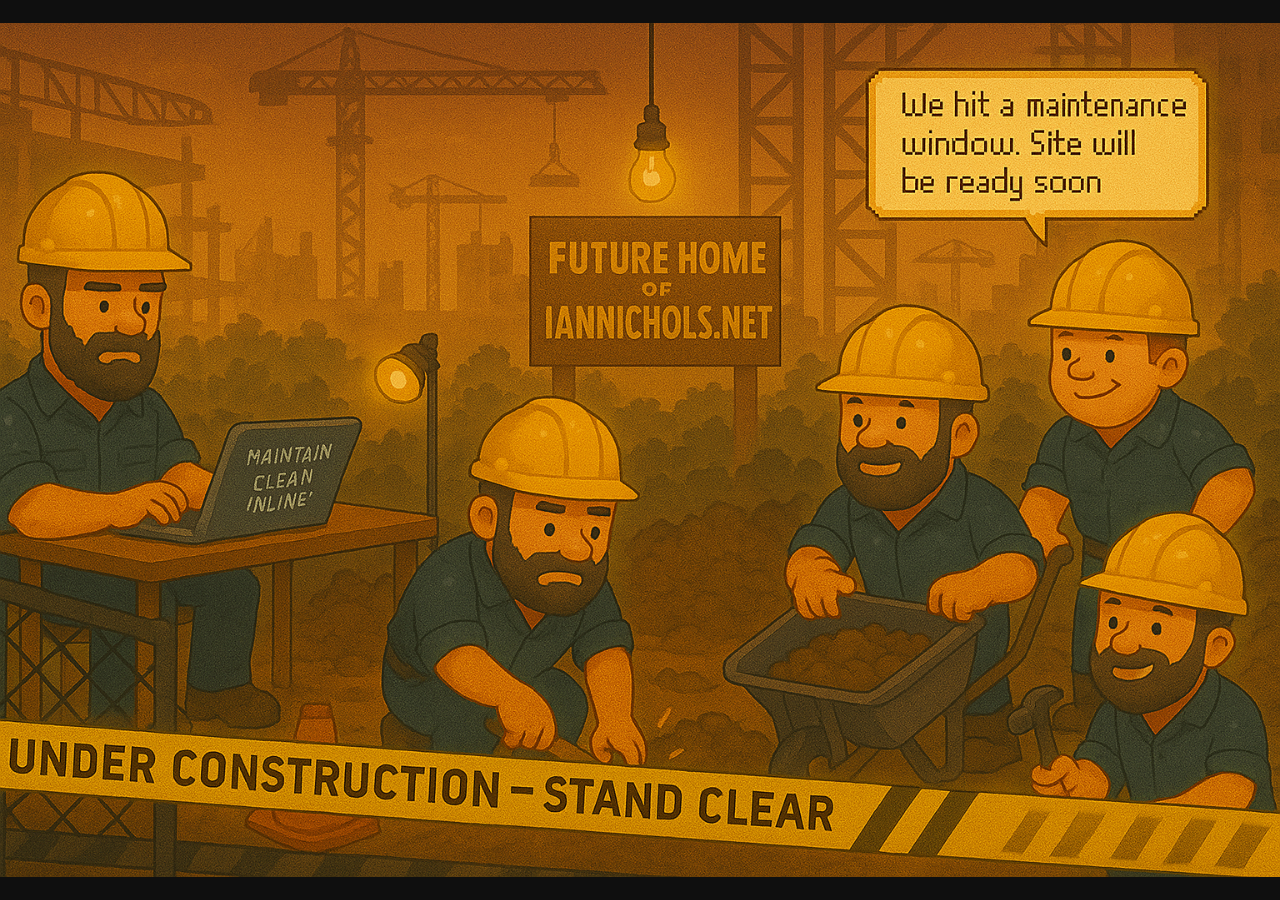
<file: index.html>
<!DOCTYPE html>
<html lang="en">
<head>
  <meta charset="UTF-8" />
  <meta name="viewport" content="width=device-width, initial-scale=1.0" />
  <title>iananichols.net — Under Construction</title>
  <style>
    body {
      margin: 0;
      background-color: #0f0f0f;
      display: flex;
      justify-content: center;
      align-items: center;
      height: 100vh;
    }
    img {
      max-width: 100%;
      height: auto;
    }
  </style>
</head>
<body>
  <img src="construction.png" alt="Future Home of iananichols.net - Under Construction" />
</body>
</html>
</file>
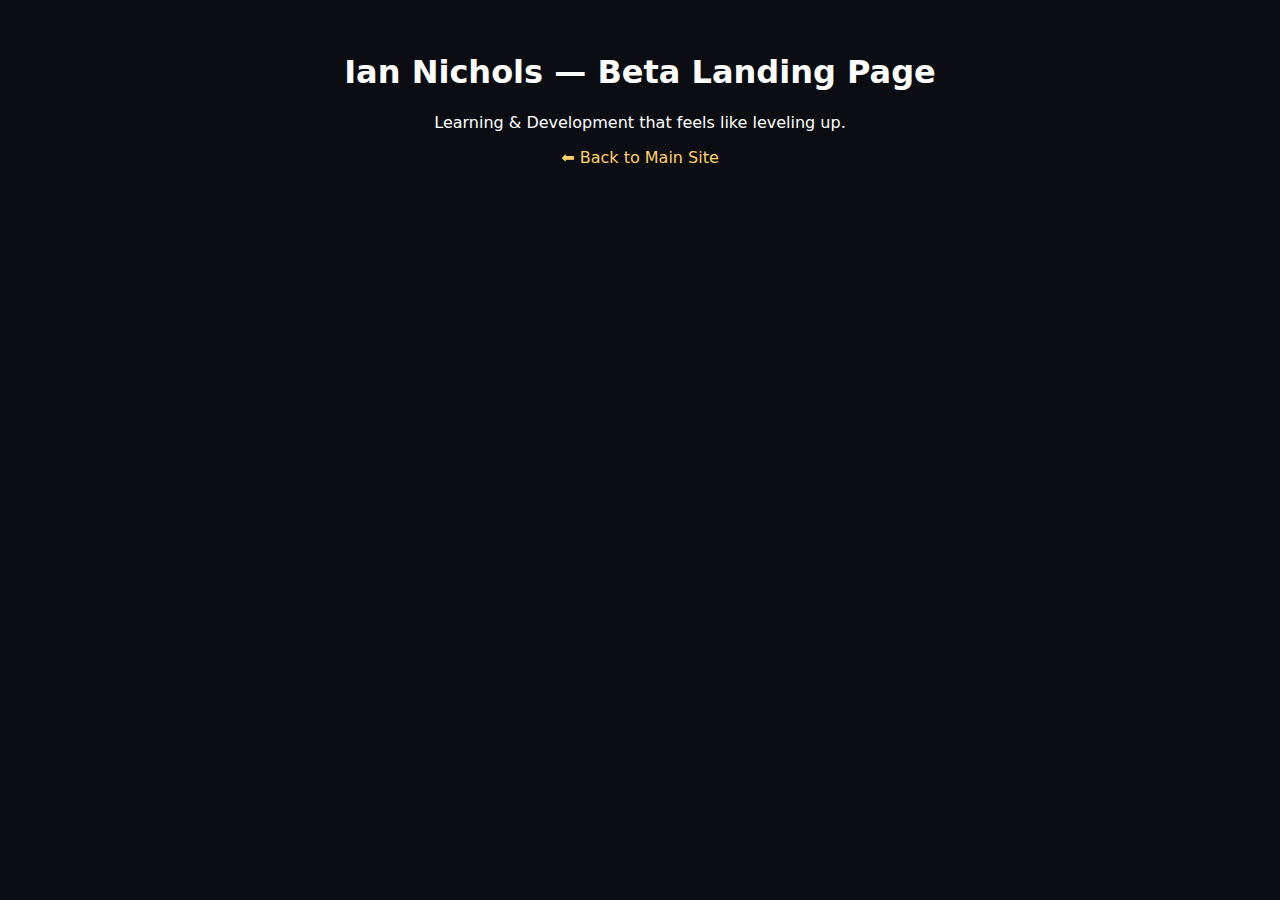
<file: beta/index.html>
<!doctype html>
<html lang="en">
<head>
  <meta charset="utf-8">
  <meta name="viewport" content="width=device-width, initial-scale=1">
  <title>Ian Nichols — Beta</title>
  <meta name="robots" content="noindex">
  <link rel="canonical" href="https://iananichols.net/">
  <link rel="stylesheet" href="/assets/css/site.css">
  <script defer src="/assets/js/site.js"></script>
</head>
<body style="font-family:system-ui,-apple-system,Segoe UI,Roboto,Arial;background:#0b0d12;color:white;text-align:center;padding:2rem;">
  <h1>Ian Nichols — Beta Landing Page</h1>
  <p>Learning & Development that feels like leveling up.</p>
  <p><a href="/" style="color:#ffd166;">⬅ Back to Main Site</a></p>
</body>
</html>
</file>
<file: assets/css/site.css>
:root{--bg:#0b0d12;--text:#e8ecf1;}body{background:var(--bg);color:var(--text);font-family:system-ui,-apple-system,Segoe UI,Roboto,Arial;margin:0;text-align:center;padding:3rem;}a{color:#ffd166;text-decoration:none;}
</file>
